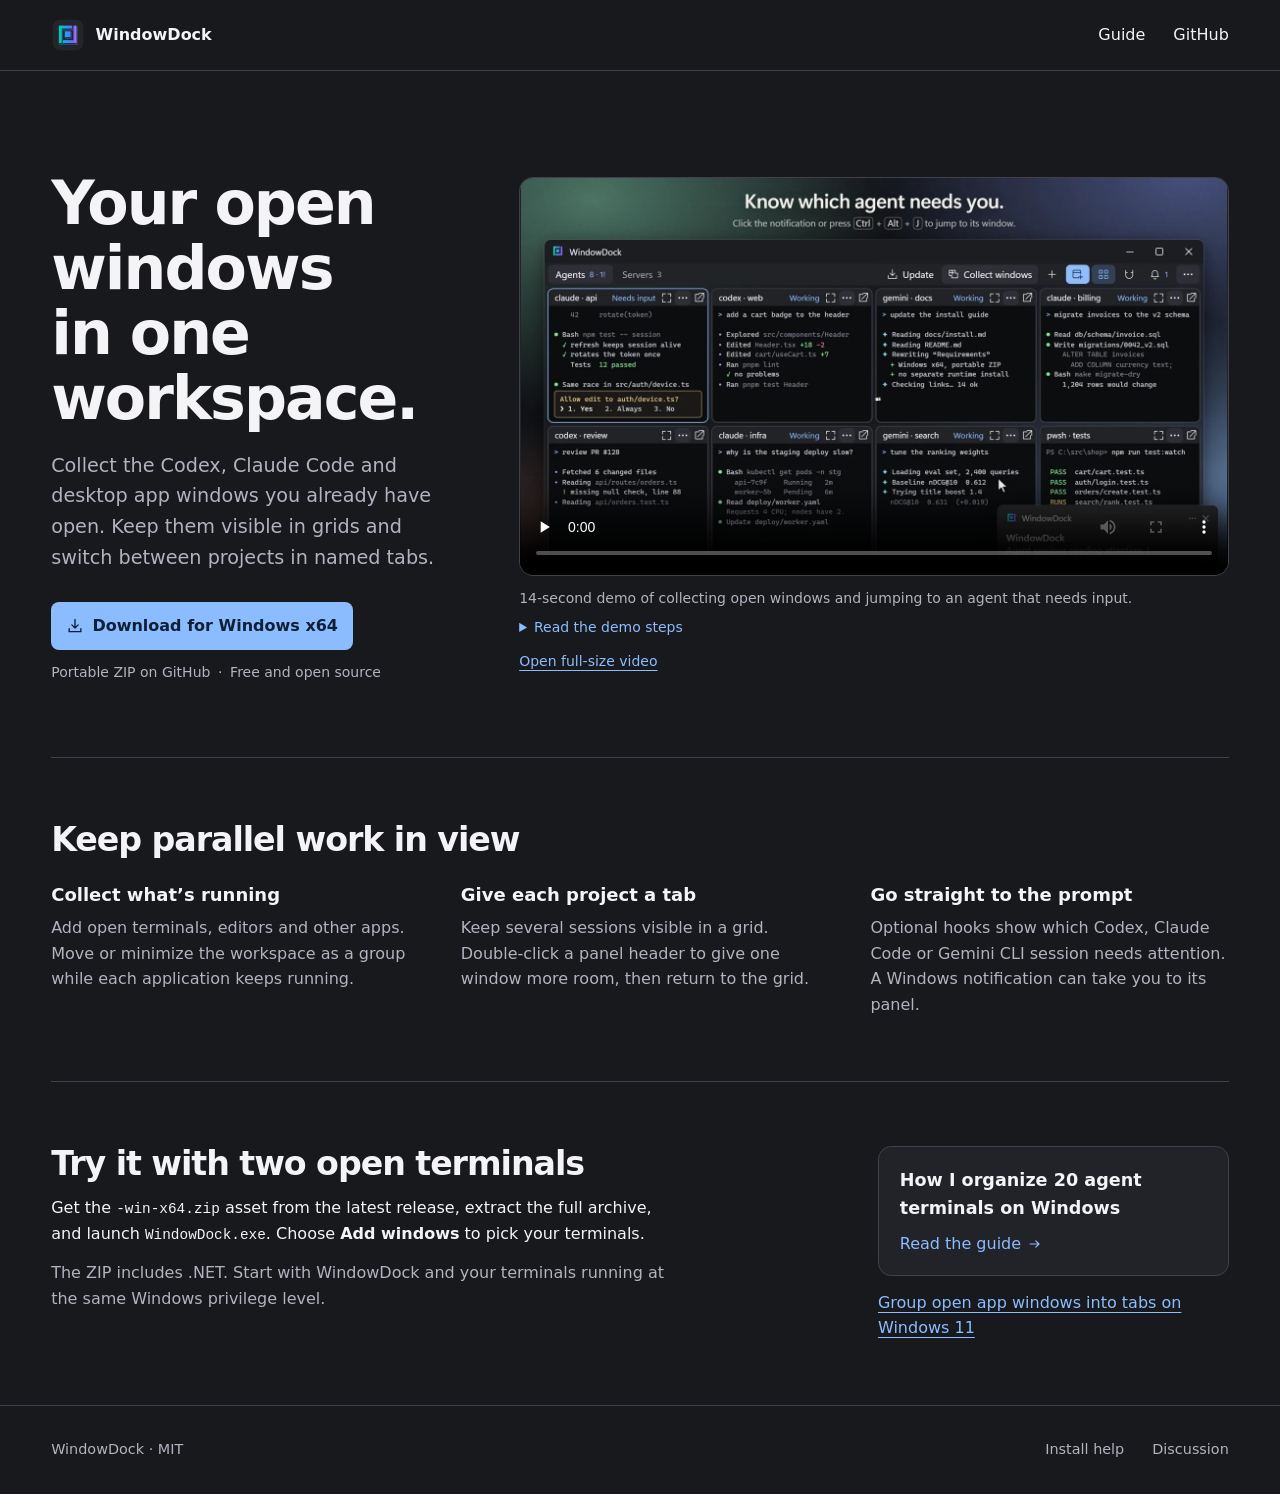
<file: index.html>
<!doctype html>
<html lang="en">
<head>
  <meta charset="utf-8">
  <meta name="viewport" content="width=device-width, initial-scale=1">
  <meta name="theme-color" content="#18191d">
  <title>WindowDock — Group open Windows apps and agent terminals</title>
  <meta name="description" content="Collect already-open Codex, Claude Code and other Windows app windows into readable grids and named tabs. WindowDock is free and open source.">
  <link rel="canonical" href="https://poikilometis.github.io/WindowDock/">
  <link rel="icon" href="assets/icon.png" type="image/png">
  <link rel="stylesheet" href="styles.css">
  <meta property="og:type" content="website">
  <meta property="og:title" content="WindowDock — Your open windows in one workspace">
  <meta property="og:description" content="Group live agent terminals and other Windows apps into tabs and grids. Free, open source and portable.">
  <meta property="og:url" content="https://poikilometis.github.io/WindowDock/">
  <meta property="og:image" content="https://poikilometis.github.io/WindowDock/assets/social-preview.png">
  <meta property="og:image:width" content="1280">
  <meta property="og:image:height" content="640">
  <meta property="og:image:alt" content="WindowDock workspace showing active terminal sessions in a grid">
  <meta name="twitter:card" content="summary_large_image">
  <script type="application/ld+json">
    {
      "@context": "https://schema.org",
      "@type": "SoftwareApplication",
      "name": "WindowDock",
      "url": "https://poikilometis.github.io/WindowDock/",
      "description": "Group open application windows and live agent terminals in a tabbed Windows workspace.",
      "operatingSystem": "Windows x64",
      "applicationCategory": "UtilitiesApplication",
      "downloadUrl": "https://github.com/poikilometis/WindowDock/releases/latest",
      "license": "https://opensource.org/license/mit",
      "isAccessibleForFree": true,
      "offers": {"@type": "Offer", "price": 0, "priceCurrency": "USD"}
    }
  </script>
</head>
<body>
  <a class="skip-link" href="#main">Skip to content</a>
  <header class="site-header">
    <div class="wrap header-inner">
      <a class="brand" href="./" aria-current="page">
        <img src="assets/icon.png" width="34" height="34" alt="">
        <span>WindowDock</span>
      </a>
      <nav aria-label="Main">
        <a href="guides/organize-claude-code-codex-terminals/">Guide</a>
        <a href="https://github.com/poikilometis/WindowDock">GitHub</a>
      </nav>
    </div>
  </header>

  <main id="main" class="wrap">
    <section class="hero" aria-labelledby="hero-title">
      <div class="hero-copy">
        <h1 id="hero-title">Your open windows in one workspace.</h1>
        <p class="lede">Collect the Codex, Claude Code and desktop app windows you already have open. Keep them visible in grids and switch between projects in named tabs.</p>
        <div class="hero-actions">
          <a class="primary" href="https://github.com/poikilometis/WindowDock/releases/latest">
            <svg viewBox="0 0 20 20" width="18" height="18" fill="none" stroke="currentColor" stroke-width="1.5" stroke-linecap="round" stroke-linejoin="round" aria-hidden="true"><path d="M10 2.75v9.5m-3.5-3.5L10 12.25l3.5-3.5M3.5 13v3.25h13V13"/></svg>
            Download for Windows x64
          </a>
          <p class="meta">Portable ZIP on GitHub <span aria-hidden="true">·</span> Free and open source</p>
        </div>
      </div>
      <figure class="demo">
        <video controls playsinline preload="none" poster="assets/workspace.webp" width="1280" height="720" aria-label="WindowDock demonstration" aria-describedby="demo-caption">
          <source src="assets/windowdock-demo.mp4" type="video/mp4">
          <a href="assets/windowdock-demo.mp4">Download the demo video</a>
        </video>
        <figcaption>
          <p id="demo-caption">14-second demo of collecting open windows and jumping to an agent that needs input.</p>
          <details class="demo-steps">
            <summary>Read the demo steps</summary>
            <ol>
              <li>Click <strong>Collect windows</strong> to move the open terminals into a grid. Their sessions keep running.</li>
              <li>With hooks configured, an agent is marked <strong>Needs input</strong>. Click its Windows notification to open the panel.</li>
              <li>Drag one panel onto another to swap their places in the grid.</li>
            </ol>
          </details>
          <a class="demo-full" href="assets/windowdock-demo.mp4">Open full-size video</a>
        </figcaption>
      </figure>
    </section>

    <section class="workflow" aria-labelledby="workflow-title">
      <h2 id="workflow-title">Keep parallel work in view</h2>
      <dl class="workflow-list">
        <div>
          <dt>Collect what’s running</dt>
          <dd>Add open terminals, editors and other apps. Move or minimize the workspace as a group while each application keeps running.</dd>
        </div>
        <div>
          <dt>Give each project a tab</dt>
          <dd>Keep several sessions visible in a grid. Double-click a panel header to give one window more room, then return to the grid.</dd>
        </div>
        <div>
          <dt>Go straight to the prompt</dt>
          <dd>Optional hooks show which Codex, Claude Code or Gemini CLI session needs attention. A Windows notification can take you to its panel.</dd>
        </div>
      </dl>
    </section>

    <section class="start" aria-labelledby="start-title">
      <div>
        <h2 id="start-title">Try it with two open terminals</h2>
        <p>Get the <code>-win-x64.zip</code> asset from the latest release, extract the full archive, and launch <code>WindowDock.exe</code>. Choose <strong>Add windows</strong> to pick your terminals.</p>
        <p class="quiet">The ZIP includes .NET. Start with WindowDock and your terminals running at the same Windows privilege level.</p>
      </div>
      <div class="guide-links">
        <a class="guide-link" href="guides/organize-claude-code-codex-terminals/">
          <strong>How I organize 20 agent terminals on Windows</strong>
          <span>Read the guide <svg viewBox="0 0 20 20" width="16" height="16" fill="none" stroke="currentColor" stroke-width="1.5" stroke-linecap="round" stroke-linejoin="round" aria-hidden="true"><path d="M4 10h11m-4-4 4 4-4 4"/></svg></span>
        </a>
        <a href="guides/group-open-windows-into-tabs/">Group open app windows into tabs on Windows 11</a>
      </div>
    </section>
  </main>

  <footer class="site-footer">
    <div class="wrap footer-inner">
      <span>WindowDock <span aria-hidden="true">·</span> MIT</span>
      <nav aria-label="Project resources">
        <a href="https://github.com/poikilometis/WindowDock#quick-start">Install help</a>
        <a href="https://github.com/poikilometis/WindowDock/discussions/6">Discussion</a>
      </nav>
    </div>
  </footer>
</body>
</html>
</file>
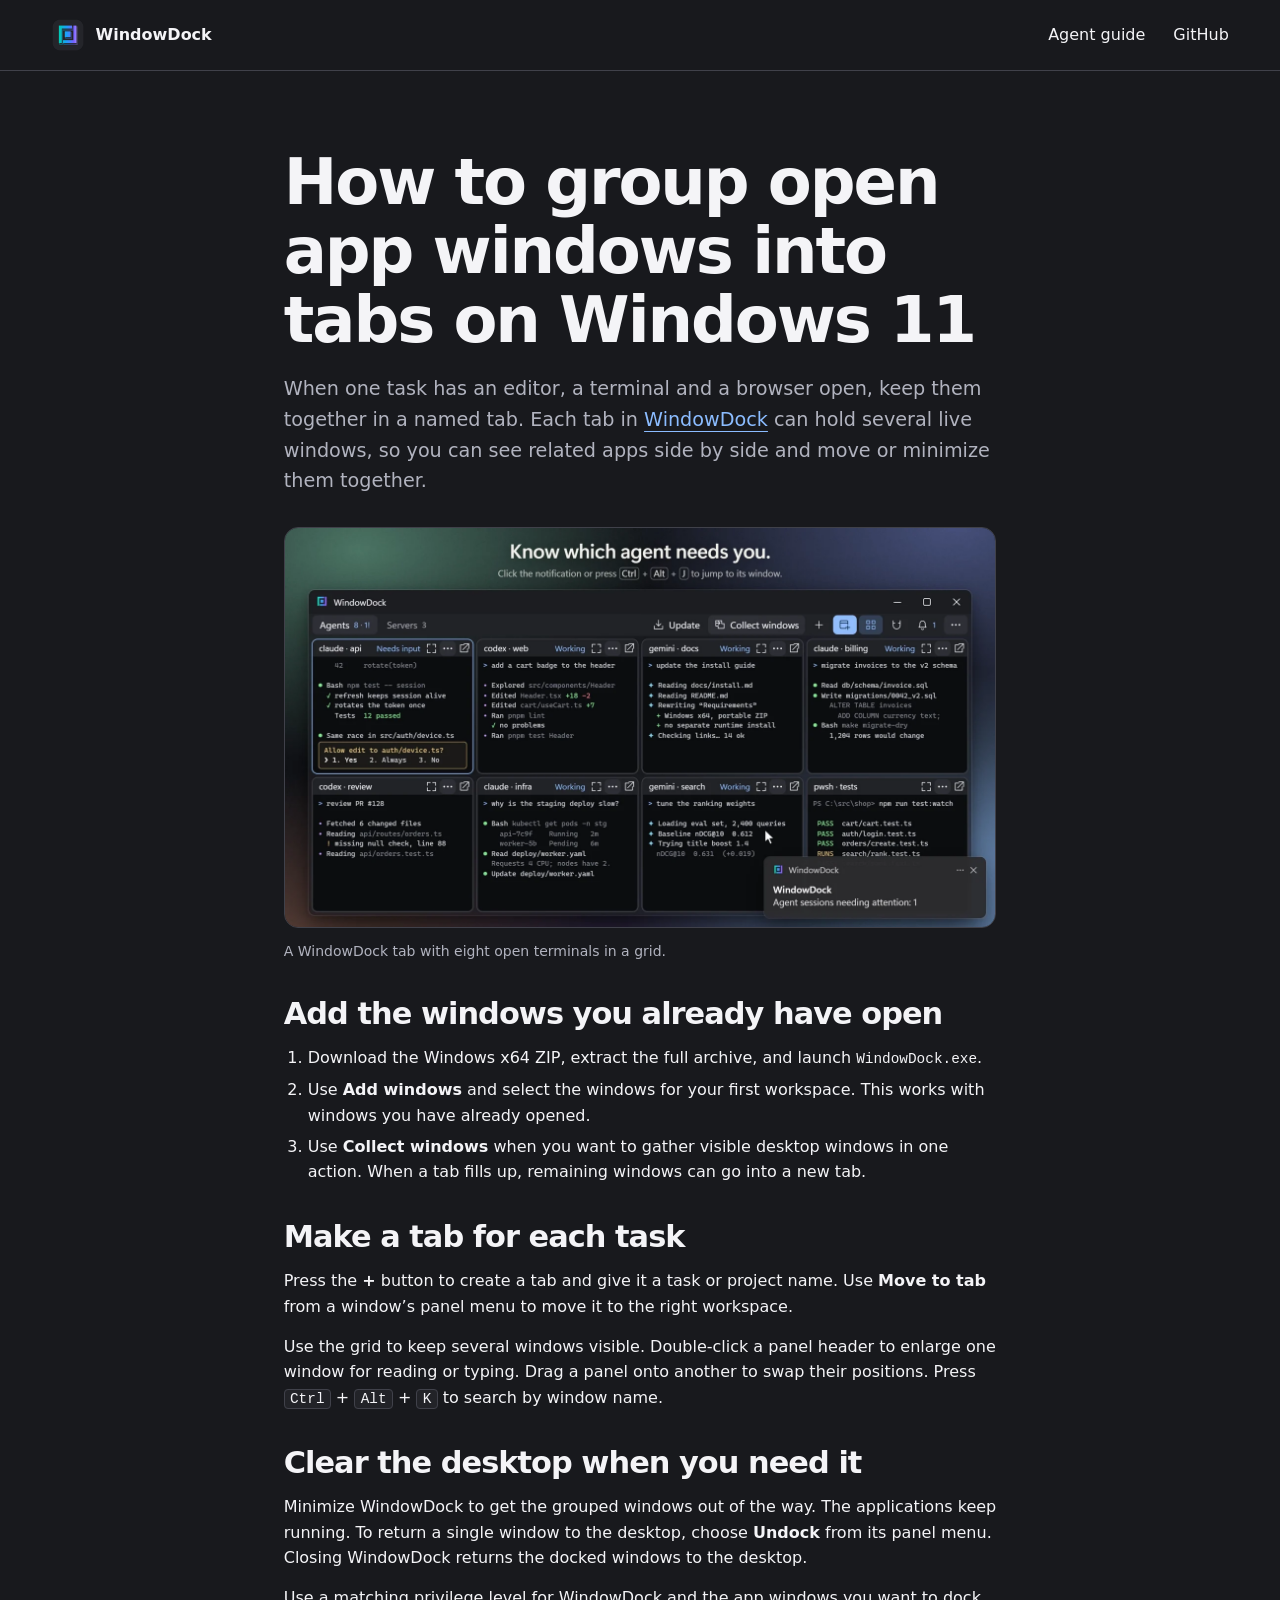
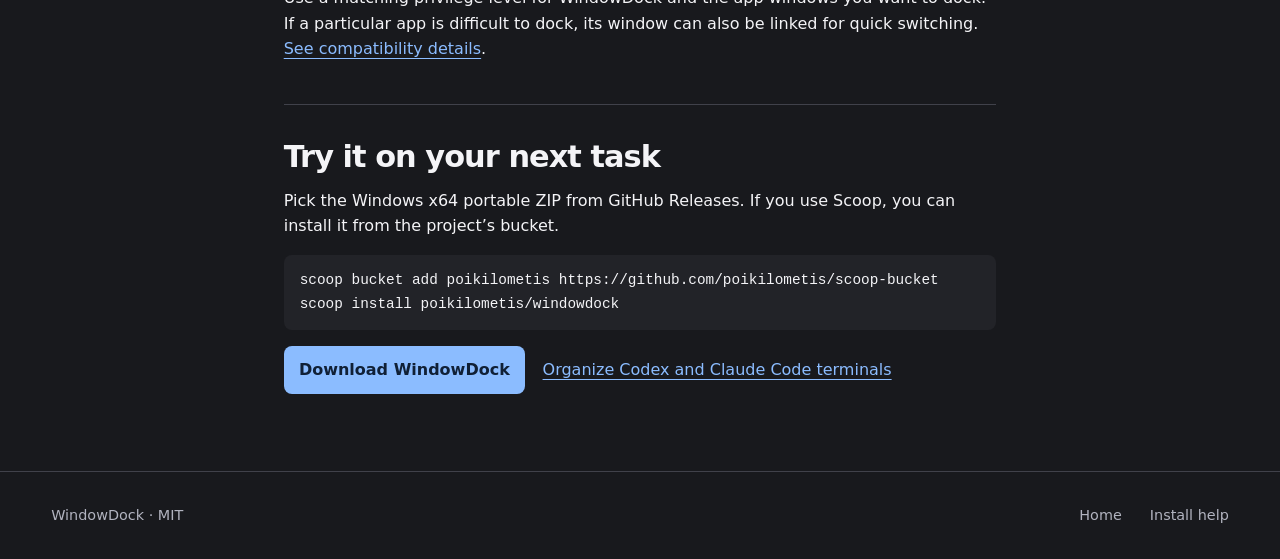
<file: guides/group-open-windows-into-tabs/index.html>
<!doctype html>
<html lang="en">
<head>
  <meta charset="utf-8">
  <meta name="viewport" content="width=device-width, initial-scale=1">
  <meta name="theme-color" content="#18191d">
  <title>How to group open app windows into tabs on Windows 11 | WindowDock</title>
  <meta name="description" content="Group already-open app windows into named tabs on Windows 11. Use WindowDock to arrange them side by side and move or minimize the workspace together.">
  <link rel="canonical" href="https://poikilometis.github.io/WindowDock/guides/group-open-windows-into-tabs/">
  <link rel="icon" href="../../assets/icon.png" type="image/png">
  <link rel="stylesheet" href="../../styles.css">
  <meta property="og:type" content="article">
  <meta property="og:title" content="How to group open app windows into tabs on Windows 11">
  <meta property="og:description" content="Put the app windows you already have open into named workspaces with readable grids.">
  <meta property="og:url" content="https://poikilometis.github.io/WindowDock/guides/group-open-windows-into-tabs/">
  <meta property="og:image" content="https://poikilometis.github.io/WindowDock/assets/social-preview.png">
  <meta property="og:image:alt" content="WindowDock workspace showing open terminal windows in a grid">
  <meta name="twitter:card" content="summary_large_image">
</head>
<body>
  <a class="skip-link" href="#main">Skip to content</a>
  <header class="site-header">
    <div class="wrap header-inner">
      <a class="brand" href="../../"><img src="../../assets/icon.png" width="34" height="34" alt=""><span>WindowDock</span></a>
      <nav aria-label="Main">
        <a href="../organize-claude-code-codex-terminals/">Agent guide</a>
        <a href="https://github.com/poikilometis/WindowDock">GitHub</a>
      </nav>
    </div>
  </header>

  <main id="main" class="wrap">
    <article class="article">
      <header>
        <h1>How to group open app windows into tabs on Windows 11</h1>
        <p class="lede">When one task has an editor, a terminal and a browser open, keep them together in a named tab. Each tab in <a href="../../">WindowDock</a> can hold several live windows, so you can see related apps side by side and move or minimize them together.</p>
      </header>
      <figure class="article-media">
        <img src="../../assets/workspace.webp" width="1440" height="810" alt="WindowDock showing eight application windows in a grid under the Agents tab">
        <figcaption>A WindowDock tab with eight open terminals in a grid.</figcaption>
      </figure>

      <h2>Add the windows you already have open</h2>
      <ol>
        <li>Download the Windows x64 ZIP, extract the full archive, and launch <code>WindowDock.exe</code>.</li>
        <li>Use <strong>Add windows</strong> and select the windows for your first workspace. This works with windows you have already opened.</li>
        <li>Use <strong>Collect windows</strong> when you want to gather visible desktop windows in one action. When a tab fills up, remaining windows can go into a new tab.</li>
      </ol>

      <h2>Make a tab for each task</h2>
      <p>Press the <strong>+</strong> button to create a tab and give it a task or project name. Use <strong>Move to tab</strong> from a window’s panel menu to move it to the right workspace.</p>
      <p>Use the grid to keep several windows visible. Double-click a panel header to enlarge one window for reading or typing. Drag a panel onto another to swap their positions. Press <kbd>Ctrl</kbd> + <kbd>Alt</kbd> + <kbd>K</kbd> to search by window name.</p>

      <h2>Clear the desktop when you need it</h2>
      <p>Minimize WindowDock to get the grouped windows out of the way. The applications keep running. To return a single window to the desktop, choose <strong>Undock</strong> from its panel menu. Closing WindowDock returns the docked windows to the desktop.</p>
      <p>Use a matching privilege level for WindowDock and the app windows you want to dock. If a particular app is difficult to dock, its window can also be linked for quick switching. <a href="https://github.com/poikilometis/WindowDock#limits-and-recovery">See compatibility details</a>.</p>

      <section class="article-cta" aria-labelledby="try-title">
        <h2 id="try-title">Try it on your next task</h2>
        <p>Pick the Windows x64 portable ZIP from GitHub Releases. If you use Scoop, you can install it from the project’s bucket.</p>
        <pre class="commands"><code>scoop bucket add poikilometis https://github.com/poikilometis/scoop-bucket
scoop install poikilometis/windowdock</code></pre>
        <div class="article-links">
          <a class="primary" href="https://github.com/poikilometis/WindowDock/releases/latest">Download WindowDock</a>
          <a href="../organize-claude-code-codex-terminals/">Organize Codex and Claude Code terminals</a>
        </div>
      </section>
    </article>
  </main>

  <footer class="site-footer">
    <div class="wrap footer-inner">
      <span>WindowDock <span aria-hidden="true">·</span> MIT</span>
      <nav aria-label="Project resources">
        <a href="../../">Home</a>
        <a href="https://github.com/poikilometis/WindowDock#quick-start">Install help</a>
      </nav>
    </div>
  </footer>
</body>
</html>
</file>
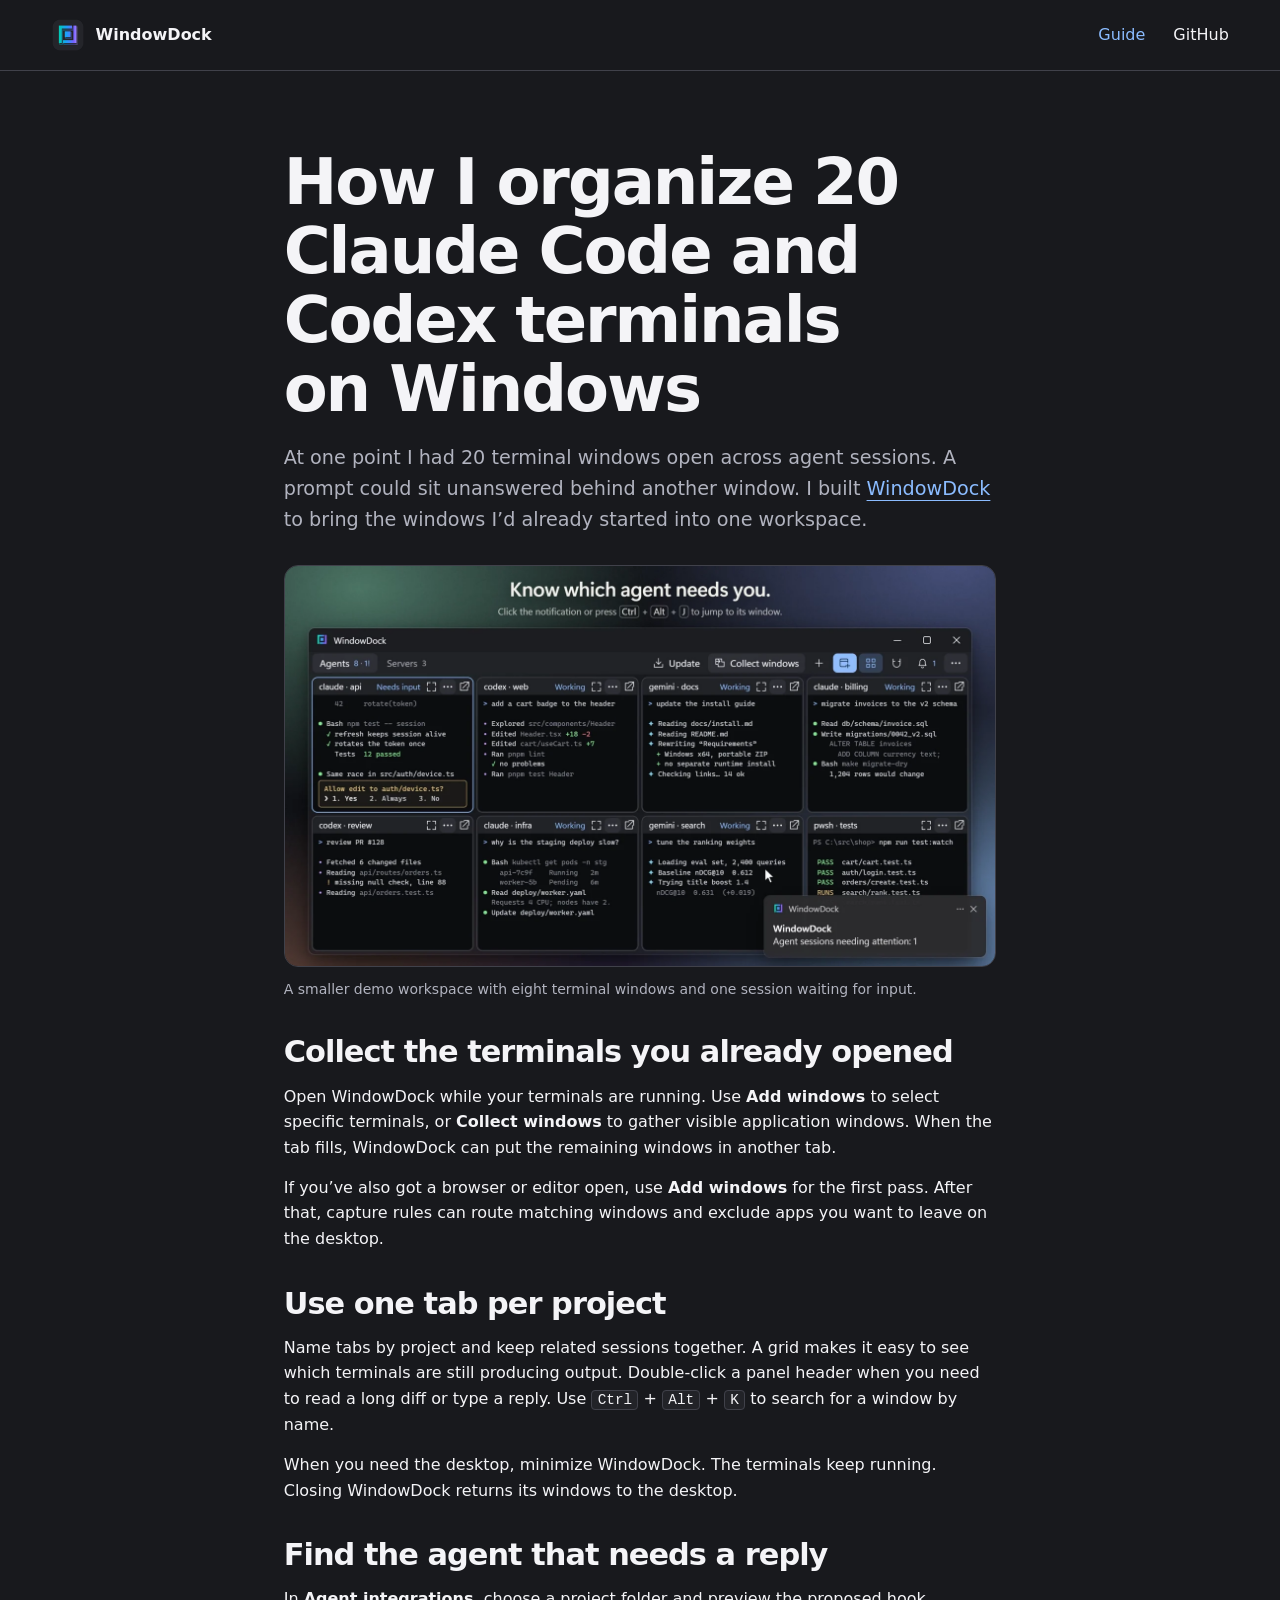
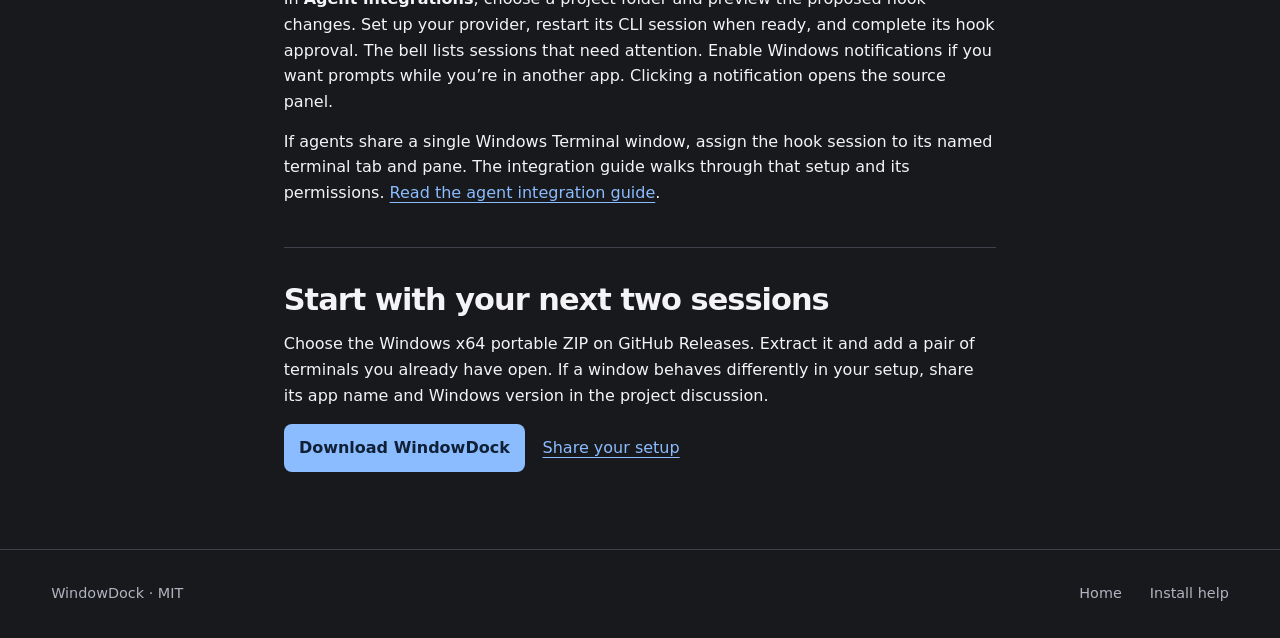
<file: guides/organize-claude-code-codex-terminals/index.html>
<!doctype html>
<html lang="en">
<head>
  <meta charset="utf-8">
  <meta name="viewport" content="width=device-width, initial-scale=1">
  <meta name="theme-color" content="#18191d">
  <title>How I organize 20 Claude Code and Codex terminals on Windows</title>
  <meta name="description" content="A Windows workflow for keeping 20 already-open Claude Code and Codex terminals in project tabs, readable grids and a single workspace.">
  <link rel="canonical" href="https://poikilometis.github.io/WindowDock/guides/organize-claude-code-codex-terminals/">
  <link rel="icon" href="../../assets/icon.png" type="image/png">
  <link rel="stylesheet" href="../../styles.css">
  <meta property="og:type" content="article">
  <meta property="og:title" content="How I organize 20 Claude Code and Codex terminals on Windows">
  <meta property="og:description" content="Collect running terminals, give each project a tab, and see which session needs a reply.">
  <meta property="og:url" content="https://poikilometis.github.io/WindowDock/guides/organize-claude-code-codex-terminals/">
  <meta property="og:image" content="https://poikilometis.github.io/WindowDock/assets/social-preview.png">
  <meta property="og:image:alt" content="WindowDock workspace showing active terminal sessions in a grid">
  <meta name="twitter:card" content="summary_large_image">
</head>
<body>
  <a class="skip-link" href="#main">Skip to content</a>
  <header class="site-header">
    <div class="wrap header-inner">
      <a class="brand" href="../../"><img src="../../assets/icon.png" width="34" height="34" alt=""><span>WindowDock</span></a>
      <nav aria-label="Main">
        <a href="./" aria-current="page">Guide</a>
        <a href="https://github.com/poikilometis/WindowDock">GitHub</a>
      </nav>
    </div>
  </header>

  <main id="main" class="wrap">
    <article class="article">
      <header>
        <h1>How I organize 20 Claude Code and Codex terminals on Windows</h1>
        <p class="lede">At one point I had 20 terminal windows open across agent sessions. A prompt could sit unanswered behind another window. I built <a href="../../">WindowDock</a> to bring the windows I’d already started into one workspace.</p>
      </header>
      <figure class="article-media">
        <img src="../../assets/workspace.webp" width="1440" height="810" alt="A WindowDock tab with eight terminal panels, including an agent marked Needs input">
        <figcaption>A smaller demo workspace with eight terminal windows and one session waiting for input.</figcaption>
      </figure>

      <h2>Collect the terminals you already opened</h2>
      <p>Open WindowDock while your terminals are running. Use <strong>Add windows</strong> to select specific terminals, or <strong>Collect windows</strong> to gather visible application windows. When the tab fills, WindowDock can put the remaining windows in another tab.</p>
      <p>If you’ve also got a browser or editor open, use <strong>Add windows</strong> for the first pass. After that, capture rules can route matching windows and exclude apps you want to leave on the desktop.</p>

      <h2>Use one tab per project</h2>
      <p>Name tabs by project and keep related sessions together. A grid makes it easy to see which terminals are still producing output. Double-click a panel header when you need to read a long diff or type a reply. Use <kbd>Ctrl</kbd> + <kbd>Alt</kbd> + <kbd>K</kbd> to search for a window by name.</p>
      <p>When you need the desktop, minimize WindowDock. The terminals keep running. Closing WindowDock returns its windows to the desktop.</p>

      <h2>Find the agent that needs a reply</h2>
      <p>In <strong>Agent integrations</strong>, choose a project folder and preview the proposed hook changes. Set up your provider, restart its CLI session when ready, and complete its hook approval. The bell lists sessions that need attention. Enable Windows notifications if you want prompts while you’re in another app. Clicking a notification opens the source panel.</p>
      <p>If agents share a single Windows Terminal window, assign the hook session to its named terminal tab and pane. The integration guide walks through that setup and its permissions. <a href="https://github.com/poikilometis/WindowDock/blob/main/docs/AGENT-INTEGRATIONS.md">Read the agent integration guide</a>.</p>

      <section class="article-cta" aria-labelledby="try-title">
        <h2 id="try-title">Start with your next two sessions</h2>
        <p>Choose the Windows x64 portable ZIP on GitHub Releases. Extract it and add a pair of terminals you already have open. If a window behaves differently in your setup, share its app name and Windows version in the project discussion.</p>
        <div class="article-links">
          <a class="primary" href="https://github.com/poikilometis/WindowDock/releases/latest">Download WindowDock</a>
          <a href="https://github.com/poikilometis/WindowDock/discussions/6">Share your setup</a>
        </div>
      </section>
    </article>
  </main>

  <footer class="site-footer">
    <div class="wrap footer-inner">
      <span>WindowDock <span aria-hidden="true">·</span> MIT</span>
      <nav aria-label="Project resources">
        <a href="../../">Home</a>
        <a href="https://github.com/poikilometis/WindowDock#quick-start">Install help</a>
      </nav>
    </div>
  </footer>
</body>
</html>
</file>
<file: styles.css>
:root {
  color-scheme: dark;
  --ground: #18191d;
  --surface: #222328;
  --ink: #f4f4f7;
  --muted: #b1b3bf;
  --border: #40414a;
  --accent: #8bbcff;
  --accent-hover: #b5d5ff;
  --action-ink: #102036;
  --gutter: clamp(1.25rem, 4vw, 4rem);
  font-family: "Segoe UI", system-ui, sans-serif;
  font-size: 100%;
}

*, *::before, *::after { box-sizing: border-box; }

body {
  margin: 0;
  color: var(--ink);
  background: var(--ground);
  line-height: 1.6;
}

::selection { color: var(--action-ink); background: var(--accent); }
a { color: var(--accent); text-underline-offset: .25em; }
a:hover { color: var(--accent-hover); }
:focus-visible { outline: 2px solid var(--accent); outline-offset: 5px; border-radius: 3px; }

.skip-link {
  position: absolute;
  z-index: 1;
  top: .5rem;
  left: .5rem;
  padding: .6rem .9rem;
  background: var(--surface);
  transform: translateY(-150%);
}

.skip-link:focus { transform: none; }
img, video { display: block; max-width: 100%; height: auto; }
figure, p, h1, h2, dl, dd { margin: 0; }

.wrap { width: min(100% - 2 * var(--gutter), 77rem); margin-inline: auto; }
.site-header, .site-footer { border-color: var(--border); border-style: solid; border-width: 0; }
.site-header { border-bottom-width: 1px; }
.site-footer { border-top-width: 1px; }

.header-inner, .footer-inner {
  display: flex;
  align-items: center;
  justify-content: space-between;
  flex-wrap: wrap;
  gap: .5rem 1.25rem;
}

.header-inner { min-height: 4.375rem; }
.footer-inner { padding-block: 1.375rem; color: var(--muted); font-size: .9rem; }
.brand { display: inline-flex; align-items: center; gap: .65rem; font-weight: 650; }
.brand img { width: 2.125rem; flex: none; }
.site-header a, .site-footer a { color: inherit; text-decoration: none; }
.site-header a:hover, .site-footer a:hover { color: var(--accent); }
nav { display: flex; flex-wrap: wrap; align-items: center; gap: .35rem clamp(1rem, 3vw, 1.75rem); }
nav a { display: inline-flex; align-items: center; min-height: 2.75rem; }
nav a[aria-current="page"] { color: var(--accent); }

.hero {
  display: grid;
  grid-template-columns: minmax(0, .74fr) minmax(0, 1.26fr);
  gap: clamp(2rem, 4vw, 4rem);
  align-items: center;
  padding-block: clamp(3.5rem, 7.8vw, 7rem) clamp(2.75rem, 5.8vw, 5rem);
}

h1, h2 { line-height: 1.08; text-wrap: balance; letter-spacing: -.032em; }
h1 { font-size: clamp(2.75rem, 4.7vw, 4.6rem); font-weight: 680; }
h2 { font-size: clamp(1.65rem, 2.6vw, 2.5rem); font-weight: 640; }
.lede { color: var(--muted); font-size: clamp(1rem, 1.5vw, 1.2rem); margin-top: 1.25rem; }
.hero-actions { margin-top: 1.75rem; }

.primary {
  display: inline-flex;
  align-items: center;
  justify-content: center;
  gap: .5rem;
  min-height: 3rem;
  padding: .55rem .95rem;
  text-decoration: none;
  color: var(--action-ink);
  background: var(--accent);
  border-radius: .5rem;
  font-weight: 650;
}

.primary:hover { color: var(--action-ink); background: var(--accent-hover); }
.primary svg { flex: none; }
.meta, figcaption { color: var(--muted); font-size: .875rem; margin-top: .7rem; }
.meta span { padding-inline: .2rem; }
.demo video, .article-media img {
  width: 100%;
  background: var(--surface);
  border: 1px solid var(--border);
  border-radius: .875rem;
}

.demo video { aspect-ratio: 16 / 9; }
.demo-steps summary { width: fit-content; padding-block: .4rem; color: var(--accent); cursor: pointer; }
.demo-steps summary:hover { color: var(--accent-hover); }
.demo-steps ol { margin: .15rem 0 0; padding-left: 1.5rem; max-width: 62ch; }
.demo-steps li + li { margin-top: .35rem; }
.demo-full { display: inline-flex; align-items: center; min-height: 2rem; }
.workflow, .start { border-top: 1px solid var(--border); padding-block: clamp(2.25rem, 5vw, 4.5rem); }

.workflow-list {
  display: grid;
  grid-template-columns: repeat(3, minmax(0, 1fr));
  gap: clamp(1.4rem, 4vw, 3.75rem);
  margin-top: 1.4rem;
}

.workflow-list dt { font-size: 1.125rem; font-weight: 650; }
.workflow-list dd { margin-top: .35rem; color: var(--muted); }

.start {
  display: grid;
  grid-template-columns: minmax(0, 1fr) minmax(16rem, .46fr);
  align-items: start;
  gap: clamp(1.35rem, 5vw, 4.5rem);
}

.start p { max-width: 61ch; margin-top: .8rem; }
.quiet { color: var(--muted); }
.guide-links { display: grid; gap: .85rem; }

.guide-link {
  display: grid;
  align-content: center;
  gap: .55rem;
  padding: 1.15rem 1.3rem;
  min-height: 7rem;
  border: 1px solid var(--border);
  border-radius: .825rem;
  background: var(--surface);
  text-decoration: none;
}

.guide-link:hover { border-color: var(--accent); }
.guide-link strong { color: var(--ink); font-size: 1.1rem; }
.guide-link span { display: inline-flex; gap: .35rem; align-items: center; }

.article { max-width: 70ch; margin-inline: auto; padding-block: clamp(2.75rem, 6vw, 5.25rem); }
.article h1 { font-size: clamp(2.35rem, 5.1vw, 4rem); }
.article h2 { font-size: clamp(1.5rem, 2.4vw, 1.9rem); margin-top: 2.25rem; }
.article p { margin-top: .9rem; }
.article ol { margin: .9rem 0 0; padding-inline-start: 1.5rem; }
.article li + li { margin-top: .35rem; }
.article .lede { margin-top: 1.2rem; }
.article-media { margin-top: 1.85rem; }
.article-cta { margin-top: 2.6rem; border-top: 1px solid var(--border); }
.article-links { display: flex; align-items: center; flex-wrap: wrap; gap: .75rem 1.1rem; margin-top: 1rem; }
.commands { margin: 1rem 0 0; padding: .9rem 1rem; border-radius: .5rem; background: var(--surface); white-space: pre-wrap; }

code, kbd {
  font-family: "Cascadia Mono", Consolas, monospace;
  font-size: .9em;
  overflow-wrap: anywhere;
}

kbd { padding: .08rem .33rem; background: var(--surface); border: 1px solid var(--border); border-radius: .25rem; }

@media (max-width: 60rem) {
  .hero { grid-template-columns: 1fr; align-items: start; gap: 1.75rem; }
  .hero-copy .lede { max-width: 56ch; }
  .hero h1 { max-width: 15ch; }
}

@media (max-width: 42rem) {
  .workflow-list, .start { grid-template-columns: 1fr; }
  .workflow-list { gap: 1.15rem; }
}
</file>
